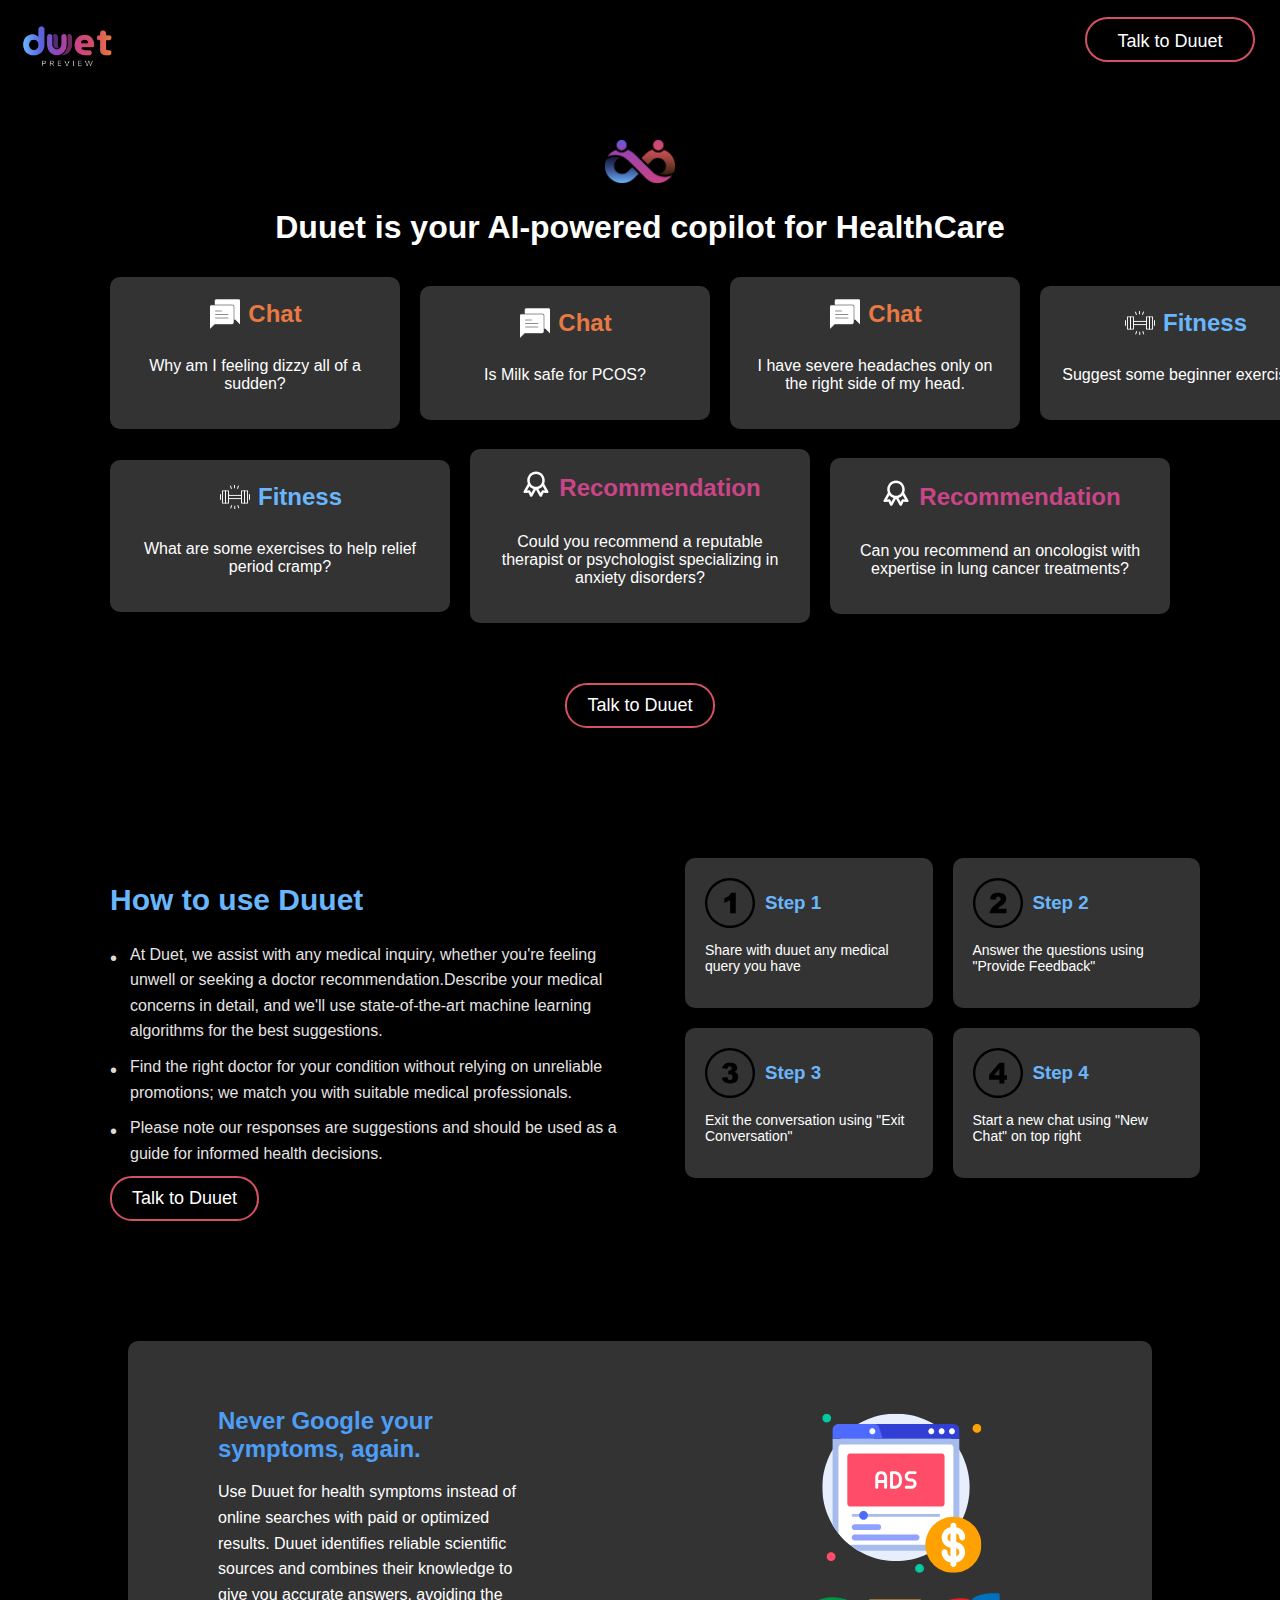
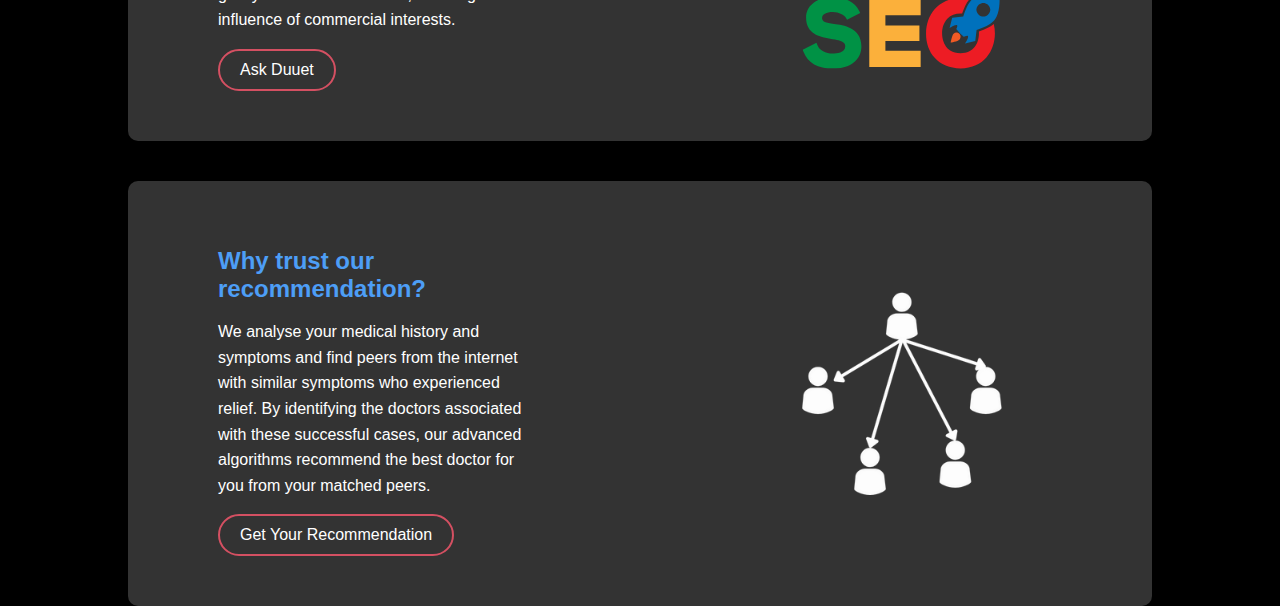
<file: docs/index.html>
<!DOCTYPE html>
<html lang="en">
<head>
   <script async src="https://www.googletagmanager.com/gtag/js?id=G-HS241MPQ49"></script>
<script>
  window.dataLayer = window.dataLayer || [];
  function gtag(){dataLayer.push(arguments);}
  gtag('js', new Date());

  gtag('config', 'G-HS241MPQ49');
</script>
<meta charset="UTF-8">
<meta name="viewport" content="width=device-width, initial-scale=1.0">
<title>Duuet</title>
<link rel="stylesheet" href="style.css">
<link rel="stylesheet" href="https://cdnjs.cloudflare.com/ajax/libs/font-awesome/5.15.1/css/all.min.css" integrity="sha512-+4zCK9k+qNFUR5X+cKL9EIR+ZOhtIloNl9GIKS57V1MyNsYpYcUrUeQc9vNfzsWfV28IaLL3i96P9sdNyeRssA==" crossorigin="anonymous" />
</head>
<body>
<div class="top-nav">
    <a href="index.html" style="color: white !important; font-weight: bold !important;">
      <img src="logo-m1.png" style="padding-left: 5px; transform: scale(0.7, 0.7);" alt="Logo" height="63px" class="diagonal-image">
      Preview
    </a>
    <button class="custom-button">Talk to Duuet</button>
</div>




  <header>
    <div id="logo"> <img src="logo.png" alt="Chat Icon"></div>
    <h1>Duuet is your AI-powered copilot for HealthCare</h1>
  </header>
  <div class="container">
    <div class="service-box">
        <div class="icon-heading-wrapper"> <!-- New wrapper for icon and heading -->
          <img src="chat-svgrepo-com (1).svg" alt="Chat Icon">
          <h2>Chat</h2>
        </div>
        <p>Why am I feeling dizzy all of a sudden?</p>
      </div>
      
      <div class="service-box">
        <div class="icon-heading-wrapper"> <!-- New wrapper for icon and heading -->
          <img src="chat-svgrepo-com (1).svg"  alt="Chat Icon">
          <h2>Chat</h2>
        </div>
        <p>Is Milk safe for PCOS?</p>
      </div>
      <div class="service-box">
        <div class="icon-heading-wrapper"> <!-- New wrapper for icon and heading -->
          <img src="chat-svgrepo-com (1).svg"  alt="Chat Icon">
          <h2>Chat</h2>
        </div>
        <p>I have severe headaches only on the right side of my head.</p>
      </div>
      <div class="service-box">
        <div class="icon-heading-wrapper"> <!-- New wrapper for icon and heading -->
          <img src="reshot-icon-fitness-center-PTR94Y5CL8.svg"  alt="Chat Icon">
          <h2 style="color: #6AB6FC;">Fitness</h2>
        </div>
        <p>Suggest some beginner exercises.</p>
      </div>
    
    
  </div>
  <div class="container-1">
    <div class="service-box">
        <div class="icon-heading-wrapper"> <!-- New wrapper for icon and heading -->
          <img src="reshot-icon-fitness-center-PTR94Y5CL8.svg"  class="logo-img">
          <h2 style="color: #6AB6FC;">Fitness</h2>
        </div>
        <p>What are some exercises to help relief period cramp?

        </p>
      </div>
      <div class="service-box">
        <div class="icon-heading-wrapper"> <!-- New wrapper for icon and heading -->
            <img src="noun-recommendation-3334080.svg" alt="Chat Icon" class="logo-img">
          <h2  style="color: #CA4587;">Recommendation</h2>
        </div>
        <p>Could you recommend a reputable therapist or psychologist specializing in anxiety disorders?</p>

      </div>
      <div class="service-box">
        <div class="icon-heading-wrapper"> <!-- New wrapper for icon and heading -->
            <img src="noun-recommendation-3334080.svg" alt="Chat Icon" class="logo-img">
          <h2 style="color: #CA4587;">Recommendation</h2>
        </div>
        <p>Can you recommend an oncologist with expertise in lung cancer treatments?</p>
      </div>
    
  </div>

 
  <div class="button-container">
    <button type="button" class="custm-button">Talk to Duuet</button>
    <!-- <button type="button" class="custm-button">Learn how to use</button> -->
</div>

 

</div>
<section class="feature-section">
  <div class="left-column">
    <h2>How to use Duuet</h2>
    <ul class="medical-info-list">
      <li>At Duet, we assist with any medical inquiry, whether you're feeling unwell or seeking a doctor recommendation.Describe your medical concerns in detail, and we'll use state-of-the-art machine learning algorithms for the best suggestions.</li>
      <li>Find the right doctor for your condition without relying on unreliable promotions; we match you with suitable medical professionals.</li>
      <li>Please note our responses are suggestions and should be used as a guide for informed health decisions.</li>
  </ul>
  
  
    <button class="bttn">Talk to Duuet</button>
  </div>
  <div class="right-column">
      <div class="feature-box">
          <div class="icon-title-wrapper"> <!-- New wrapper for icon and title -->
              <img src="number-one-icon.svg" alt="Accounts Icon">
              <h3>Step 1</h3>
          </div>
          <p> Share with duuet any medical query you have </p>
      </div>
      <div class="feature-box">
          <div class="icon-title-wrapper"> <!-- New wrapper for icon and title -->
              <img src="number-two-icon.svg" alt="Accounts Icon">
              <h3>Step 2</h3>
          </div>
          <p>Answer the questions using "Provide Feedback"</p>
      </div>
      <div class="feature-box">
          <div class="icon-title-wrapper"> <!-- New wrapper for icon and title -->
              <img src="number-three-icon.svg" alt="Accounts Icon">
              <h3>Step 3</h3>
          </div>
          <p>Exit the conversation using "Exit Conversation"<p>
      </div>
      <div class="feature-box">
          <div class="icon-title-wrapper"> <!-- New wrapper for icon and title -->
              <img src="number-four-icon.svg" alt="Accounts Icon">
              <h3>Step 4</h3>
          </div>
          <p>Start a new chat using "New Chat" on top right</p>
      </div>
  </div>
</section>

<div class="containery">
  <div class="cardy">
    <div>
      <h1>Never Google your symptoms, again. </h1>
      <p>Use Duuet for health symptoms instead of online searches with paid or optimized results. Duuet identifies reliable scientific sources and combines their knowledge to give you accurate answers, avoiding the influence of commercial interests.</p>
      <button class="buttony">Ask Duuet</button>
    </div>
    <img src="seo1.svg" alt="Healthcare Illustration">
  </div>
</div>

<div class="containery">
  <div class="cardy">
    
    <div>
      <h1>Why trust our recommendation?</h1>
      <p>We analyse your medical history and symptoms and find peers from the internet with similar symptoms who experienced relief. By identifying the doctors associated with these successful cases, our advanced algorithms recommend the best doctor for you from your matched peers.</p>
      <button class="buttony" onclick="window.location.href='https://duuet-yy48.onrender.com/';" style="text-decoration: none; color: inherit;">Get Your Recommendation</button>

    </div>
    <img src="connect.png" alt="Healthcare Illustration">
  </div>
</div>
<!--   
  <iframe
  src="https://duuet-yy48.onrender.com/" 
  width="70%" 
  height="600px"  
  frameBorder="0"  
  title="Embedded Webpage"
></iframe> -->


</body>
<script src="https://code.jquery.com/jquery-3.3.1.slim.min.js" integrity="sha384-q8i/X+965DzO0rT7abK41JStQIAqVgRVzpbzo5smXKp4YfRvH+8abtTE1Pi6jizo" crossorigin="anonymous"></script>
<script src="https://cdnjs.cloudflare.com/ajax/libs/popper.js/1.14.3/umd/popper.min.js" integrity="sha384-ZMP7rVo3mIykV+2+9J3UJ46jBk0WLaUAdn689aCwoqbBJiSnjAK/l8WvCWPIPm49" crossorigin="anonymous"></script>
<script src="https://stackpath.bootstrapcdn.com/bootstrap/4.1.3/js/bootstrap.min.js" integrity="sha384-ChfqqxuZUCnJSK3+MXmPNIyE6ZbWh2IMqE241rYiqJxyMiZ6OW/JmZQ5stwEULTy" crossorigin="anonymous"></script>
<script>
    document.querySelector('.button-container').addEventListener('click', function(event) {
        if (event.target.classList.contains('custm-button')) {
            if (event.target.textContent === 'Talk to Duuet') {
                // Code to handle the Talk to Duuet action
                window.location.href = 'https://duuet-yy48.onrender.com/'; // Replace with your link or action
            } else if (event.target.textContent === 'Learn how to use') {
                // Code to handle the Learn how to use action
                window.location.href = 'use.html'; // Replace with your link or action
            }
        }
    });
</script>


<script>

    
  $(document).ready(function(){
    $('.menu-close').hide();

    $('.menu').click(function(){
        $('.menu-panel').toggleClass('show');
        $('.menu-background').toggleClass('show');
        $('.menu').hide();
        $('.menu-close').show();
    });
    $('.menu-close').click(function(){
        $('.menu-panel').removeClass('show');
        $('.menu-background').removeClass('show');
        $('.menu').show();
        $('.menu-close').hide();
    });
});
</script>
<script>
    document.querySelector('.custom-button').addEventListener('click', function() {
        // Replace the line below with the action you want to perform
        window.location.href = 'https://duuet-yy48.onrender.com/';
    });
</script>

<script>
  document.querySelector('.bttn').addEventListener('click', function() {
      // Replace the line below with the action you want to perform
      window.location.href = 'https://duuet-yy48.onrender.com/';
  });
</script>

<script>
document.querySelector('.buttony').addEventListener('click', function() {
    // Replace the line below with the action you want to perform
    window.location.href = 'https://duuet-yy48.onrender.com/';
});
</script>

</html>
</file>
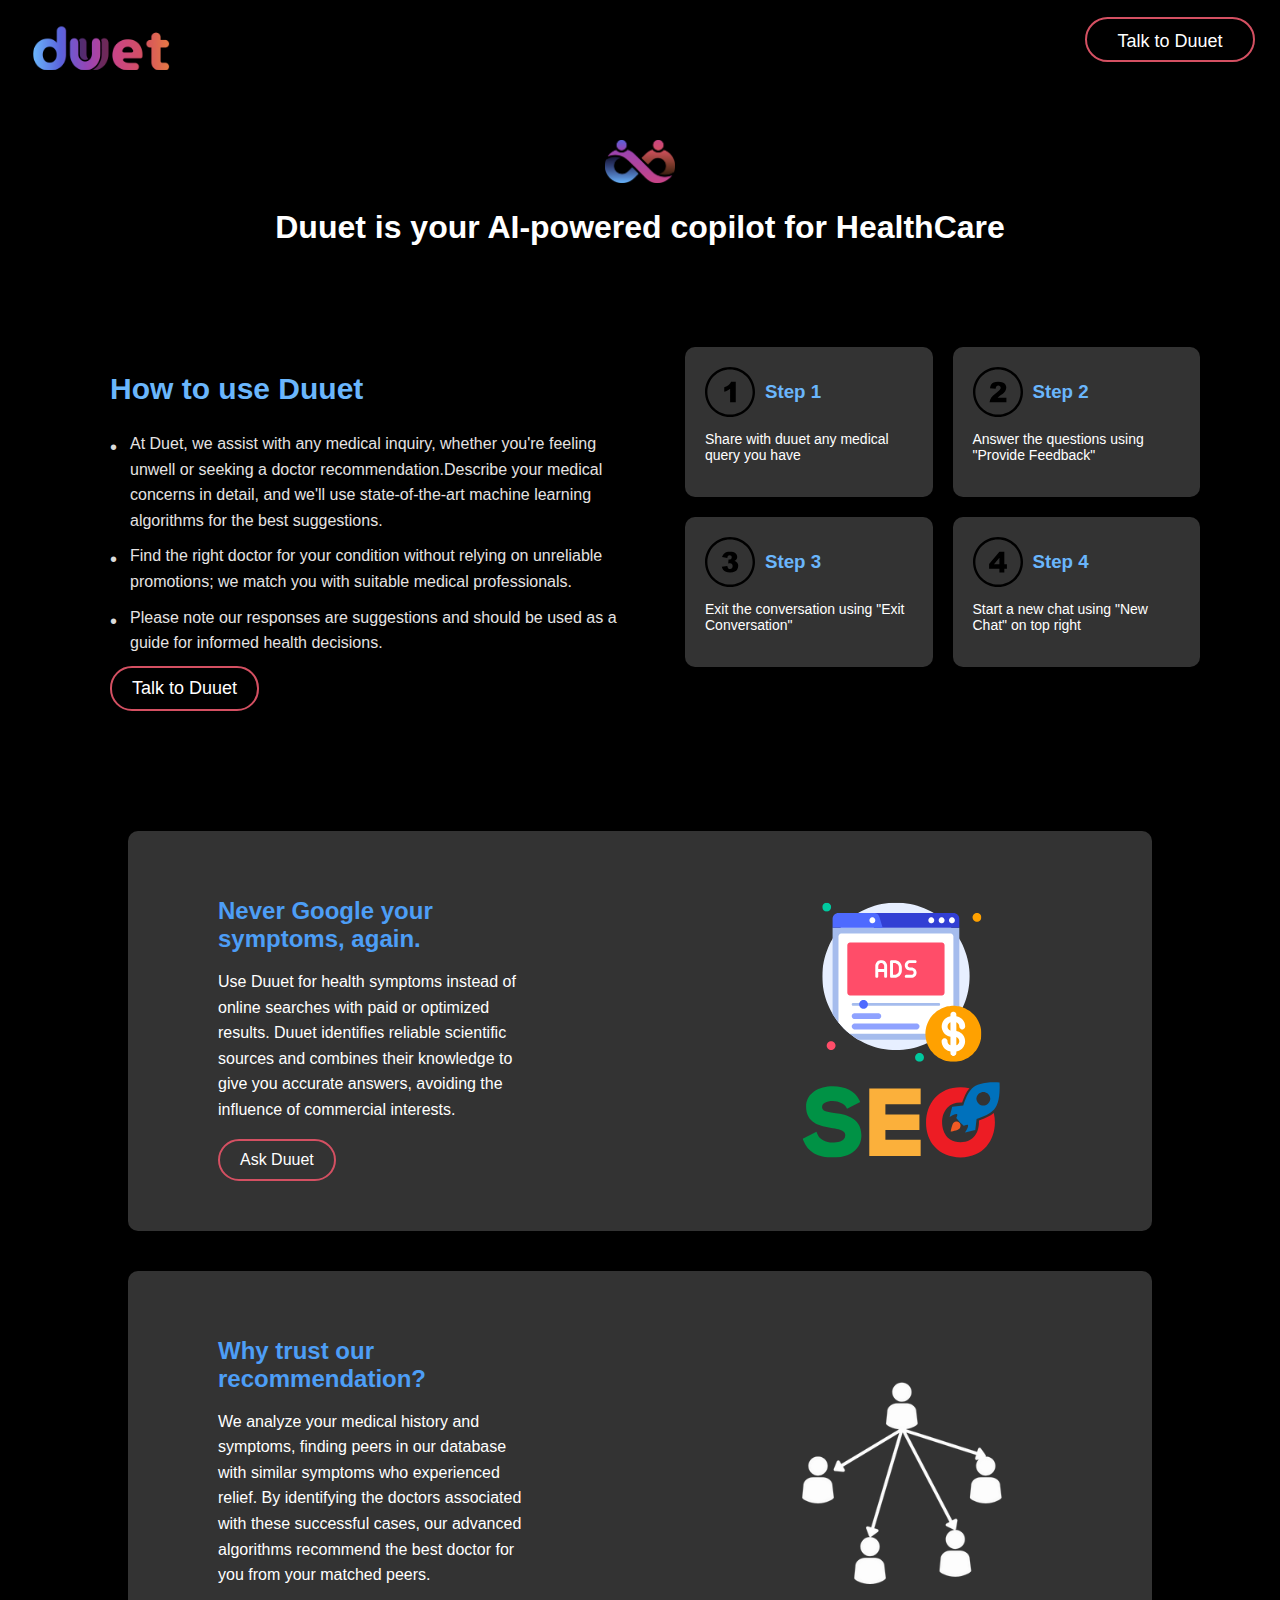
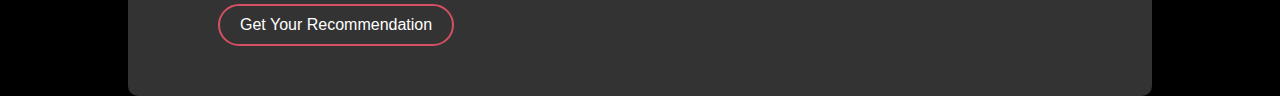
<file: docs/use.html>
<!DOCTYPE html>
<html lang="en">
<head>
<meta charset="UTF-8">
<meta name="viewport" content="width=device-width, initial-scale=1.0">
<title>Duuet|How to Use</title>
<link rel="stylesheet" href="style.css">
<link rel="stylesheet" href="https://cdnjs.cloudflare.com/ajax/libs/font-awesome/5.15.1/css/all.min.css" integrity="sha512-+4zCK9k+qNFUR5X+cKL9EIR+ZOhtIloNl9GIKS57V1MyNsYpYcUrUeQc9vNfzsWfV28IaLL3i96P9sdNyeRssA==" crossorigin="anonymous" />
</head>
<body>
    <!-- <nav>
        <ul>
          <li><a href="#home">Home</a></li>
          <li><a href="#services">Services</a></li>
          <li><a href="#about">About</a></li>
          <li><a href="#contact">Contact</a></li>
        </ul>
      </nav> -->

         <!-- NavBar Section Starts -->
<div class="top-nav">
    <a href="index.html">
      <img src="logo-m.png" style="padding-left: 5px; transform: scale(0.7, 0.7);" alt="Logo" height="63px" class="diagonal-image">
    </a>
    <button class="custom-button">Talk to Duuet</button>
  
   
  </div>

  <header>
    <div id="logo"> <img src="logo.png" alt="Chat Icon"></div>
    <h1>Duuet is your AI-powered copilot for HealthCare</h1>
  </header>


  </div>
  <section class="feature-section">
    <div class="left-column">
      <h2>How to use Duuet</h2>
      <ul class="medical-info-list">
        <li>At Duet, we assist with any medical inquiry, whether you're feeling unwell or seeking a doctor recommendation.Describe your medical concerns in detail, and we'll use state-of-the-art machine learning algorithms for the best suggestions.</li>
        <li>Find the right doctor for your condition without relying on unreliable promotions; we match you with suitable medical professionals.</li>
        <li>Please note our responses are suggestions and should be used as a guide for informed health decisions.</li>
    </ul>
    
    
      <button class="bttn">Talk to Duuet</button>
    </div>
    <div class="right-column">
        <div class="feature-box">
            <div class="icon-title-wrapper"> <!-- New wrapper for icon and title -->
                <img src="number-one-icon.svg" alt="Accounts Icon">
                <h3>Step 1</h3>
            </div>
            <p> Share with duuet any medical query you have </p>
        </div>
        <div class="feature-box">
            <div class="icon-title-wrapper"> <!-- New wrapper for icon and title -->
                <img src="number-two-icon.svg" alt="Accounts Icon">
                <h3>Step 2</h3>
            </div>
            <p>Answer the questions using "Provide Feedback"</p>
        </div>
        <div class="feature-box">
            <div class="icon-title-wrapper"> <!-- New wrapper for icon and title -->
                <img src="number-three-icon.svg" alt="Accounts Icon">
                <h3>Step 3</h3>
            </div>
            <p>Exit the conversation using "Exit Conversation"<p>
        </div>
        <div class="feature-box">
            <div class="icon-title-wrapper"> <!-- New wrapper for icon and title -->
                <img src="number-four-icon.svg" alt="Accounts Icon">
                <h3>Step 4</h3>
            </div>
            <p>Start a new chat using "New Chat" on top right</p>
        </div>
    </div>
  </section>

  <div class="containery">
    <div class="cardy">
      <div>
        <h1>Never Google your symptoms, again. </h1>
        <p>Use Duuet for health symptoms instead of online searches with paid or optimized results. Duuet identifies reliable scientific sources and combines their knowledge to give you accurate answers, avoiding the influence of commercial interests.</p>
        <button class="buttony">Ask Duuet</button>
      </div>
      <img src="seo1.svg" alt="Healthcare Illustration">
    </div>
  </div>

  <div class="containery">
    <div class="cardy">
      
      <div>
        <h1>Why trust our recommendation?</h1>
        <p>We analyze your medical history and symptoms, finding peers in our database with similar symptoms who experienced relief. By identifying the doctors associated with these successful cases, our advanced algorithms recommend the best doctor for you from your matched peers.</p>
        <button class="buttony">Get Your Recommendation</button>
      </div>
      <img src="connect.png" alt="Healthcare Illustration">
    </div>
  </div>
<!--   
  <iframe
  src="https://duuet-yy48.onrender.com/" 
  width="70%" 
  height="600px"  
  frameBorder="0"  
  title="Embedded Webpage"
></iframe> -->


</body>
<script src="https://code.jquery.com/jquery-3.3.1.slim.min.js" integrity="sha384-q8i/X+965DzO0rT7abK41JStQIAqVgRVzpbzo5smXKp4YfRvH+8abtTE1Pi6jizo" crossorigin="anonymous"></script>
<script src="https://cdnjs.cloudflare.com/ajax/libs/popper.js/1.14.3/umd/popper.min.js" integrity="sha384-ZMP7rVo3mIykV+2+9J3UJ46jBk0WLaUAdn689aCwoqbBJiSnjAK/l8WvCWPIPm49" crossorigin="anonymous"></script>
<script src="https://stackpath.bootstrapcdn.com/bootstrap/4.1.3/js/bootstrap.min.js" integrity="sha384-ChfqqxuZUCnJSK3+MXmPNIyE6ZbWh2IMqE241rYiqJxyMiZ6OW/JmZQ5stwEULTy" crossorigin="anonymous"></script>
<script>
  $(document).ready(function(){
    $('.menu-close').hide();

    $('.menu').click(function(){
        $('.menu-panel').toggleClass('show');
        $('.menu-background').toggleClass('show');
        $('.menu').hide();
        $('.menu-close').show();
    });
    $('.menu-close').click(function(){
        $('.menu-panel').removeClass('show');
        $('.menu-background').removeClass('show');
        $('.menu').show();
        $('.menu-close').hide();
    });
});
</script>
<script>
    document.querySelector('.custom-button').addEventListener('click', function() {
        // Replace the line below with the action you want to perform
        window.location.href = 'https://duuet-yy48.onrender.com/';
    });
</script>

<script>
    document.querySelector('.bttn').addEventListener('click', function() {
        // Replace the line below with the action you want to perform
        window.location.href = 'https://duuet-yy48.onrender.com/';
    });
</script>

<script>
  document.querySelector('.buttony').addEventListener('click', function() {
      // Replace the line below with the action you want to perform
      window.location.href = 'https://duuet-yy48.onrender.com/';
  });
</script>
</html>
</file>
<file: docs/style.css>
body {
   
            justify-content: center;
            align-items: center;
    font-family: 'Arial', sans-serif;
    background-color: #000; /* Dark background */
    color: #fff; /* Light text */
    margin: 0;
    padding: 0;
  }
  
  
  .container, .container-1 {
    display: flex;
    justify-content: space-around;
    align-items: center;
    padding: 0 100px; /* Adjusted padding for both containers */
    gap: 0; /* This removes space between the boxes */
    flex-wrap: nowrap;
    max-width: 100%;
    margin: 0 auto;
  }
  
  .service-box, .service-box-1 {
    background-color: #333; /* Dark box background */
    border-radius: 10px; /* Rounded corners for both types of boxes */
    padding: 20px;
    margin: 10px;
    text-align: center;
    transition: all 0.3s ease;
    position: relative;
    overflow: hidden; /* Ensures the pseudo-element is contained within the box */
    flex-grow: 1;
    flex-basis: 0; /* This ensures the size starts from 0 and only grows as needed */
    min-width: 250px; /* Adjust this value as necessary */
    display: flex;
  
  flex-direction: column; 
  }
  .icon-heading-wrapper {
    display: flex; /* This creates a flex context for direct children, i.e., img and h2 */
    align-items: center; /* Aligns img and h2 on the same line */
    margin-bottom: 10px; /* Add some space between the title and the paragraph */
  }
  
  .service-box::before {
    content: '';
    position: absolute;
    top: -50%;
    left: -50%;
    width: 200%;
    height: 200%;
    background-color: rgba(255, 255, 255, 0.1); /* Transparent white for the glow effect */
    transition: all 0.5s ease;
    border-radius: 50%;
    z-index: 0;
    transform: scale(0);
  }
  
  .service-box:hover, .service-box-1:hover {
    transform: scale(1.05); /* Scale effect on hover */
    z-index: 1;
  }
  
  .service-box:hover::before {
    transform: scale(1);
  }
  
  .service-box img, .service-box-1 img {
    width: 30px; /* Adjust as needed */
    margin-bottom: 0px;
    margin-right: 10px; 
  }
  

  .service-box h2 {
    display: inline; /* Ensures the heading does not take up the full width */
    margin: 0;
    color: #E77944; /* Adjust to match icon color */
    margin: 3px -2px;
    font-weight: 600;
  }
  .service-box .apple h2 {
    display: inline; /* Ensures the heading does not take up the full width */
    margin: 0;
    color: #5B63DD; /* Adjust to match icon color */
    margin: 3px -2px;
    font-weight: 600;
  }

  
  .service-box p {
    font-size: 16px; /* Adjust as needed */
  }

/* ... [Your existing styles] ... */

/* Responsive adjustments */

@media (max-width: 1024px) {
  .container, .container-1 {
      padding: 0 50px; /* Reduced padding for medium screens */
      flex-direction: column; /* Stack elements vertically */
      align-items: stretch; /* Stretch items to fill the container */
  }
  .service-box, .service-box-1 {
      min-width: 200px; /* Adjust minimum width */
      margin: 10px auto; /* Center boxes with auto margins */
      text-align: center; /* Center text within the box */
  }
  .service-box img, .service-box-1 img {
      width: 25px; /* Adjust icon size for medium screens */
  }
  /* Ensure the text is visible by setting an appropriate color contrast */
  .service-box p, .service-box-1 p, .service-box h2, .service-box-1 h2 {
      color: #FFF; /* Assuming a dark background; adjust as needed */
  }
}

@media (max-width: 768px) {
  .container, .container-1 {
      padding: 0 20px; /* Further reduced padding for small screens */
  }
  .service-box, .service-box-1 {
      /* Use margin instead of flex-grow to control size */
      margin: 10px; /* Add some space around boxes */
  }
  /* Adjust text sizes for readability */
  .service-box p, .service-box-1 p {
      font-size: 14px; /* Smaller font size for better readability */
  }
  .service-box h2, .service-box-1 h2 {
      font-size: 18px; /* Adjust heading size */
  }
}

@media (max-width: 480px) {
  .container, .container-1 {
      padding: 0 10px; /* Minimal padding for very small screens */
  }
  /* Further adjust icon sizes and text for very small screens */
  .service-box img, .service-box-1 img {
      width: 20px; /* Further reduce icon size */
  }
  .service-box h2, .service-box-1 h2 {
      font-size: 16px; /* Further reduce heading size */
  }
  .service-box p, .service-box-1 p {
      font-size: 13px; /* Smaller paragraph text */
  }
}

/* Additional styles to ensure text is not cut off */
.service-box, .service-box-1 {
  overflow: visible; /* Ensure text is not clipped */
  justify-content: center; /* Align children vertically */
  align-items: center; /* Align children horizontally */
  display: flex; /* Use flexbox for layout */
  flex-direction: column; /* Stack children vertically */
}

/* Ensure the hover effect does not hide text */
.service-box:hover::before, .service-box-1:hover::before {
  background-color: rgba(255, 255, 255, 0); /* Make hover background transparent */
}

/* ... [Any additional responsive styles as needed] ... */


  @media (max-width: 480px) {
    .feature-section h2 {
        font-size: 24px;
    }
    .medical-info-list li:before {
        font-size: 18px;
    }
    .medical-info-list {
        font-size: 14px;
    }
    .feature-box p, .cardy p {
        font-size: 14px;
    }
    .cardy h1 {
        font-size: 20px;
    }
    .menu-panel {
        padding: 60px 20px;
    }
    .menu-links a {
        font-size: 0.8em;
    }
    .cardy img {
      width: 50%;
     
  }
  .custom-button {
    font-size: 16px;
    transform: translateY(-50%);
    width: auto;
    padding-top: 330px;
    right: 100px;
}
}

.service-box img, .service-box-1 img {
  width: 30px; /* Adjust as needed */
  margin-bottom: 0px;
  margin-right: 10px; 
}

@media (max-width: 768px) {
  .feature-section {
      flex-direction: column;
  }
  .left-column, .right-column {
      width: 100%;
      padding: 20px 10px;
  }
  .feature-box {
      margin-bottom: 20px;
  }
  .menu-panel, .menu-background {
      width: 100%; /* Full width menu on smaller screens */
  }
  
  .custom-button {
      font-size: 16px;
      top: 70%;
      transform: translateY(-50%);
      width: auto;
      right: 100px;
  }
  .cardy img {
    width: 50%;
   
}
}


@media (max-width: 1024px) {
  .feature-section {
      padding: 60px 20px;
  }
  .left-column, .right-column {
      padding: 20px;
  }
  .right-column {
      grid-template-columns: 1fr; /* Adjust grid for medium screens */
  }
  .cardy img {
      margin-left: 0;
      margin-right: 20px;
  }
  .buttony, .custom-button {
      font-size: 14px;
      padding: 8px 16px;
      top: 120px;

  }
   .custom-button {
    font-size: 14px;
    padding: 8px 16px;
    top: 120px;
    transform: translateY(10%);
    
    
}
  .cardy {
      flex-direction: column; /* Stack elements on smaller screens */
      text-align: center;
  }
  .cardy h1, .cardy p, .buttony {
      margin-left: 0;
      margin-right: 0;
  }
  .cardy img {
      width: 50%;
      padding-top: 50px;
      padding-right: 150px;
     
  }
  #logo img {
      width: 50px; /* Smaller logo on smaller screens */
  }
}
  
  /* Center logo and header */
  #logo, header h1, p.disclaimer {
    text-align: center;
  }
  
  #logo {
    padding-top: 70px;
  }
  #logo img {
    width: 70px;
  }

  .logo-img path {
    fill: #ffffff;
  }

  .feature-section {
    display: flex;
    align-items: flex-start;
    padding: 80px; /* Adjust padding as needed */
    background-color: #000; /* Dark background */
    color: #fff; /* Light text */
  }

  .feature-section  h2{
    font-size: 30px;
    color: #6AB6FC; /* Light text */
  }


  .medical-info-list {
    list-style-type: none; /* Removes default bullet points */
    padding: 0;
    margin: 0;
    color: #e5e3e3; /* Text color, adjust as needed */
    font-size: 16px; /* Adjust font size as needed */
    line-height: 1.6; /* Improves readability */
}

.medical-info-list li {
    margin-bottom: 10px; /* Space between list items */
    padding-left: 20px; /* Space for custom bullet */
    position: relative;
}

.medical-info-list li:before {
    content: '•'; /* Custom bullet */
    color: #dbdbdb; /* Bullet color, adjust as needed */
    font-size: 20px; /* Bullet size */
    position: absolute;
    left: 0;
}

  
  .left-column {
    flex: 1; /* Takes up half the space */
    padding-right: 40px; /* Adjust spacing as needed */
    padding-left: 30px;
  }
  
  .right-column {
    flex: 1; /* Takes up the remaining space */
    display: grid;
    grid-template-columns: repeat(2, 1fr); /* Creates two columns */
    grid-gap: 20px; /* Space between grid items */
    padding-left: 20px; /* Adjust spacing as needed */
  }
  .feature-box {
    background-color: #333; /* Dark box background */
    padding: 20px;
    border-radius: 10px;
    transition: all 0.3s ease;
}

.icon-title-wrapper {
    display: flex; /* Enable Flexbox */
    align-items: center; /* Align items vertically */
    gap: 10px; /* Space between icon and heading */
    margin-bottom: 10px; /* Space between the title wrapper and paragraph */
}

.feature-box img {
    width: 50px; /* Icon size */
    height: auto;
}

.feature-box h3 {
    margin: 0; /* Remove margin to avoid extra space */
    color: #6AB6FC;
}

.feature-box p {
    font-size: 14px;
    text-align: left; /* Align text to the left */
}

  
  button {
    padding: 10px 20px; /* Padding inside the buttons */
    font-size: 18px; /* Font size of the button text */
    border-radius: 22px; /* Rounded corners for the buttons */
    border: 1px solid #333; /* Border for the buttons */
    background-color: transparent; /* Background color of the buttons */
    cursor: pointer; /* Changes the cursor to indicate these are clickable */
    outline: none; /* Removes the outline to improve aesthetics */
    background-color: transparent;
    border: 2px solid #D45062;
    transition: background-color 0.3s ease;
    color: #fff; /* Button text color */
    padding: 10px 20px;
    cursor: pointer;
    transition: background-color 0.3s ease;
  }
  
  button:hover {
    background-color: #D45062; /* Button hover state color */
  }
  
  @media (max-width: 768px) {
    .feature-section {
      flex-direction: column;
    }
  
    .left-column, .right-column {
      flex: none;
      padding-right: 0;
      padding-left: 0;
    }
  
    .right-column {
      grid-template-columns: 1fr; /* One column on small screens */
      grid-gap: 20px;
    }
  }
  

  /* navbar starts */
.top-nav { 
    background-color: #000000;
     width: 100%;
     height: 70px;
     overflow: hidden;
     position: relative;
    }
    
    .top-nav img {
     padding-top: 20px;
     padding-left: 5px;
    }
    
    .menu,
    .menu-close {
     position: absolute;
     right: 29px;
     top: 55%;
     transform: translateY(-50%);
     z-index: 100000;
    }
    
    .top-nav .menu {
     background-color: #F04301;
     border-radius: 100%;
     padding: 10px;
    }
    
    .custom-button {
        color: white; /* Text color inside the button */
        position: absolute;
        right: 25px;
        top: 60%;
        margin-top: -25px;
        font-size: 18px;
        font-weight: 400;
        height: 45px;
        line-height: 25px; /* Adjusted to match the height for vertical centering */
        width: 170px;
        border-radius: 25px;
        background-color: transparent;
        border: 2px solid #D45062;
        transition: background-color 0.3s ease;
    }
    
    .custom-button:hover {
        border: 2px solid #CA4587; /* Border color on hover */
        background: #CA4587; /* Background color on hover */
        color: white; /* Text color on hover */
    }
    
    
    .menu-line {
     width: 18px;
     height: 2px;
     padding-left: 5px;
     padding-right: 5px;
     background-color: white;
     margin: 6px 6px;
    }
    
    .menu-close .menu-line {
     width: 22px;
     height: 2.5px;
     background-color: rgb(251, 251, 251);
    }
    
    .menu-close .menu-line:nth-child(1) {
     transform: rotate(45deg);
     margin-top: 8px;
    }
    
    .menu-close .menu-line:nth-child(2) {
     transform: rotate(-45deg);
     margin-top: -8px;
    }
    
    .menu-panel {
     width: 400px;
     right: -400px;
     height: 100vh;
     position: fixed;
     z-index: 10;
     top: 0px;
     padding: 70px 0px 50px 0px;
     -webkit-transition: all 0.6s ease-in-out;
     transition: all 0.6s ease-in-out;
     font-size: 2.5em;
     text-align: center;
    }
    
    .menu-panel.show {
      right: 0;
      background: linear-gradient(to bottom,  #9C5929,#923e31,#3F1F23,#252137); 
      -webkit-transition: all 0.2s ease-in-out;
      transition: all 0.6s ease-in-out;
    }
    .menu-links a{
      font-family: "";
      justify-content: center;
      font-size: 1em;
      font-family: "geominast-regular";
          font-weight: 400;
      line-height: 1.75em;
      color: #e5e5e5;
      text-decoration: none;
    }
    .menu-links a:hover {
      font-family: "geominast-regular";
     color: #ffffff;
     font-weight: 900;
    }
    .container-f{
      margin-left: 8%;
      margin-right: 6%;
    }
    .menu-background {
     width: 100vw;
     height: 100vh;
     top: 0;
     right: -100vh;
     transition: all 0.6s ease-in-out;
     position: fixed;
     z-index: 10;
     top: 0px;
    }
    
    .menu-background.show {
     right: 0px;
     background-color: rgba(255, 255, 255, 0.7);
     -webkit-transition: all 0.6s ease-in-out;
     transition: all 0.6s ease-in-out;
    }
    
    .menu-title {
    font-weight: 900;
     margin: 50px 0;
     font-size: 1.5em;
     color: #f4f4f4;
    } 
  
    .top-nav .menu,
  .top-nav .menu-close {
    z-index: 110001; /* Set a higher z-index value */
  }
  
  .menu-panel,
  .menu-background {
    z-index: 909; /* Decrease the z-index value */
  }

  .button-container {
    display: flex; /* Uses Flexbox */
    justify-content: center; /* Centers the buttons horizontally */
    align-items: center; /* Aligns buttons vertically (useful if they have different heights) */
    gap: 20px; /* Adds space between the buttons */
    padding: 50px; /* Optional: Adds some spacing around the buttons */
}

.custm-button {
    padding: 10px 20px; /* Padding inside the buttons */
    font-size: 18px; /* Font size of the button text */
    border-radius: 22px; /* Rounded corners for the buttons */
    border: 1px solid #333; /* Border for the buttons */
    background-color: transparent; /* Background color of the buttons */
    cursor: pointer; /* Changes the cursor to indicate these are clickable */
    outline: none; /* Removes the outline to improve aesthetics */
    background-color: transparent;
    border: 2px solid #D45062;
    transition: background-color 0.3s ease;
}

.custm-button:hover {
    border: 2px solid #CA4587; /* Border color on hover */
        background: #CA4587; /* Background color on hover */
        color: white; /* Text color on hover */
}

.containery {
  width: 80%;
  margin: auto;
  overflow: hidden;
}
.cardy {
  background-color: #333; /* Dark box background */
  border-radius: 10px;
  box-shadow: 0 2px 4px rgba(0, 0, 0, 0.1);
  padding: 50px;
  margin-top: 40px;
  display: flex;
  justify-content: space-between;
  align-items: center;
  transition: transform 0.3s ease-in-out;
}
.cardy:hover {
  transform: translateY(-5px);
  box-shadow: 0 4px 8px rgba(0, 0, 0, 0.2);
}
.cardy h1 {
  margin-left:40px;
  color: #4d9ef6;
  font-size: 24px;
}
.cardy p {
  margin-left:40px;
  font-size: 16px;
  line-height: 1.6; /* Improves readability */
  flex: 1;
}
.cardy img {
  width: 200px;
  border-radius: 5px;
  flex-shrink: 0;
  margin-left: 270px;
  margin-right: 100px;
}
.buttony {
  margin-left:40px;
  display: inline-block;
  background-color: transparent;
  border: 2px solid #D45062;
  transition: background-color 0.3s ease;
  color: #fff;
  padding: 10px 20px;
  
  border-radius: 25px;
  cursor: pointer;
  font-size: 16px;
}
.buttony:hover {
  border: 2px solid #CA4587; /* Border color on hover */
  background: #CA4587; /* Background color on hover */
  color: white; /* Text color on hover */
}
</file>
